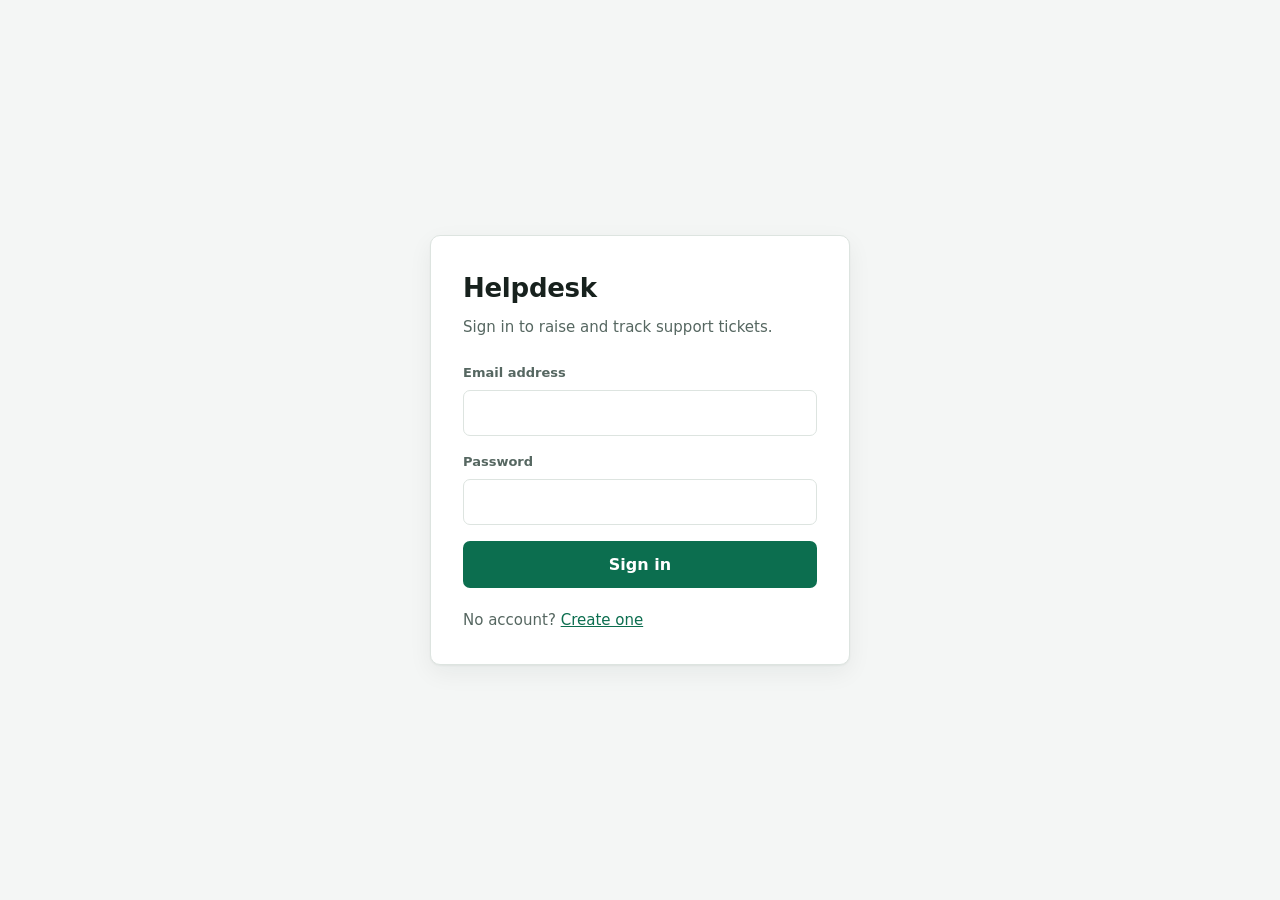
<file: frontend/index.html>
<!doctype html>
<html lang="en">
<head>
  <meta charset="utf-8">
  <meta name="viewport" content="width=device-width, initial-scale=1">
  <title>Sign in - Helpdesk</title>
  <link rel="stylesheet" href="css/styles.css">
</head>
<body>
  <main class="auth-shell">
    <div class="auth-card">
      <h1>Helpdesk</h1>
      <p class="sub">Sign in to raise and track support tickets.</p>

      <p class="error" id="error" hidden></p>

      <form id="login-form">
        <div class="field">
          <label for="email">Email address</label>
          <input type="email" id="email" name="email" required autocomplete="email">
        </div>

        <div class="field">
          <label for="password">Password</label>
          <input type="password" id="password" name="password" required autocomplete="current-password">
        </div>

        <button type="submit" class="full" id="submit">Sign in</button>
      </form>

      <p class="sub" style="margin-top:20px;margin-bottom:0">
        No account? <a href="register.html">Create one</a>
      </p>
    </div>
  </main>

  <!-- type="module" enables import/export and is what lets us split the JS
       into files without a build step. -->
  <script type="module" src="js/login.js"></script>
</body>
</html>
</file>
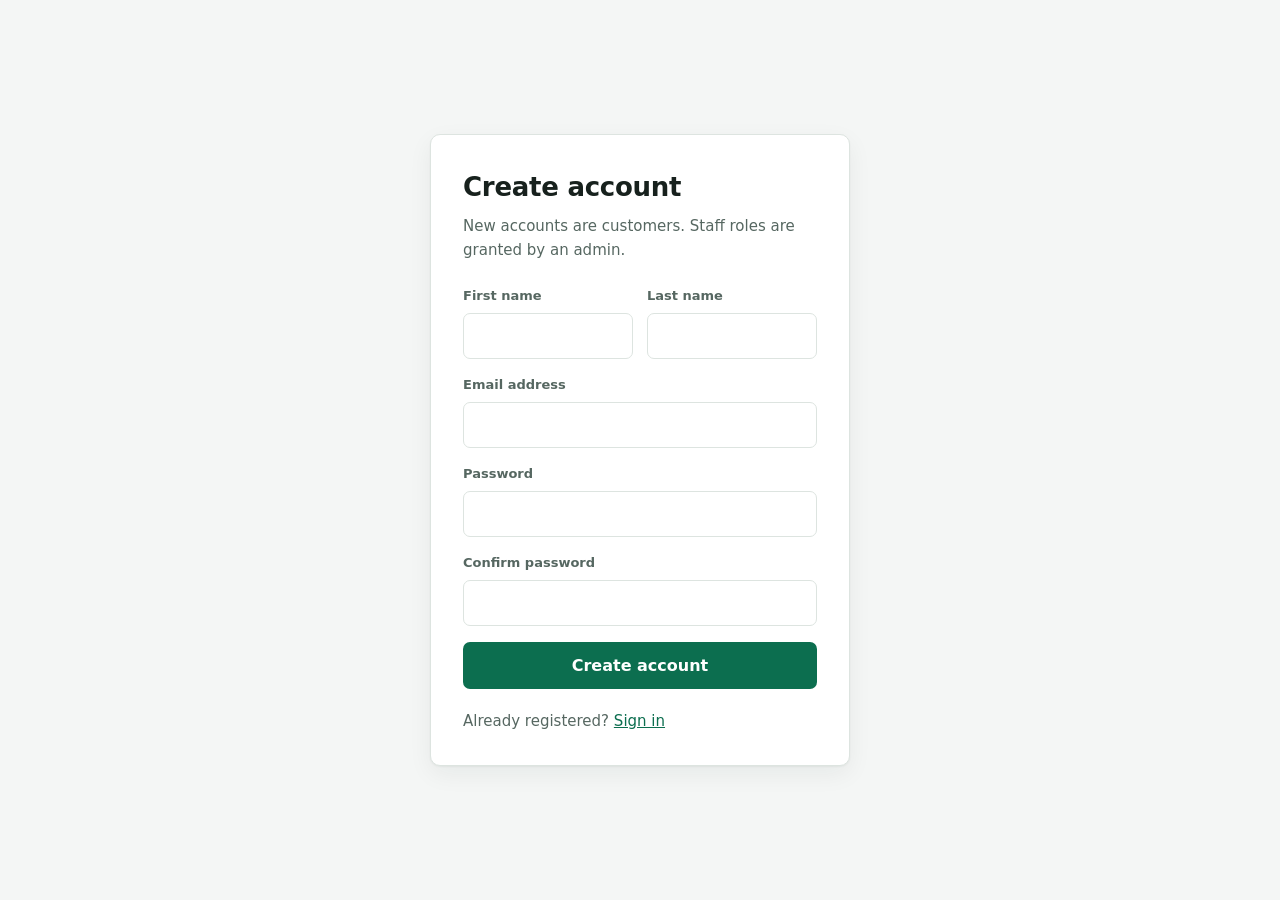
<file: frontend/register.html>
<!doctype html>
<html lang="en">
<head>
  <meta charset="utf-8">
  <meta name="viewport" content="width=device-width, initial-scale=1">
  <title>Create account - Helpdesk</title>
  <link rel="stylesheet" href="css/styles.css">
</head>
<body>
  <main class="auth-shell">
    <div class="auth-card">
      <h1>Create account</h1>
      <p class="sub">New accounts are customers. Staff roles are granted by an admin.</p>

      <p class="error" id="error" hidden></p>
      <p class="ok" id="success" hidden></p>

      <form id="register-form">
        <div class="row">
          <div class="field">
            <label for="first_name">First name</label>
            <input type="text" id="first_name" name="first_name" autocomplete="given-name">
          </div>
          <div class="field">
            <label for="last_name">Last name</label>
            <input type="text" id="last_name" name="last_name" autocomplete="family-name">
          </div>
        </div>

        <div class="field">
          <label for="email">Email address</label>
          <input type="email" id="email" name="email" required autocomplete="email">
        </div>

        <div class="field">
          <label for="password">Password</label>
          <input type="password" id="password" name="password" required autocomplete="new-password">
        </div>

        <div class="field">
          <label for="password_confirm">Confirm password</label>
          <input type="password" id="password_confirm" name="password_confirm" required autocomplete="new-password">
        </div>

        <button type="submit" class="full" id="submit">Create account</button>
      </form>

      <p class="sub" style="margin-top:20px;margin-bottom:0">
        Already registered? <a href="index.html">Sign in</a>
      </p>
    </div>
  </main>

  <script type="module" src="js/register.js"></script>
</body>
</html>
</file>
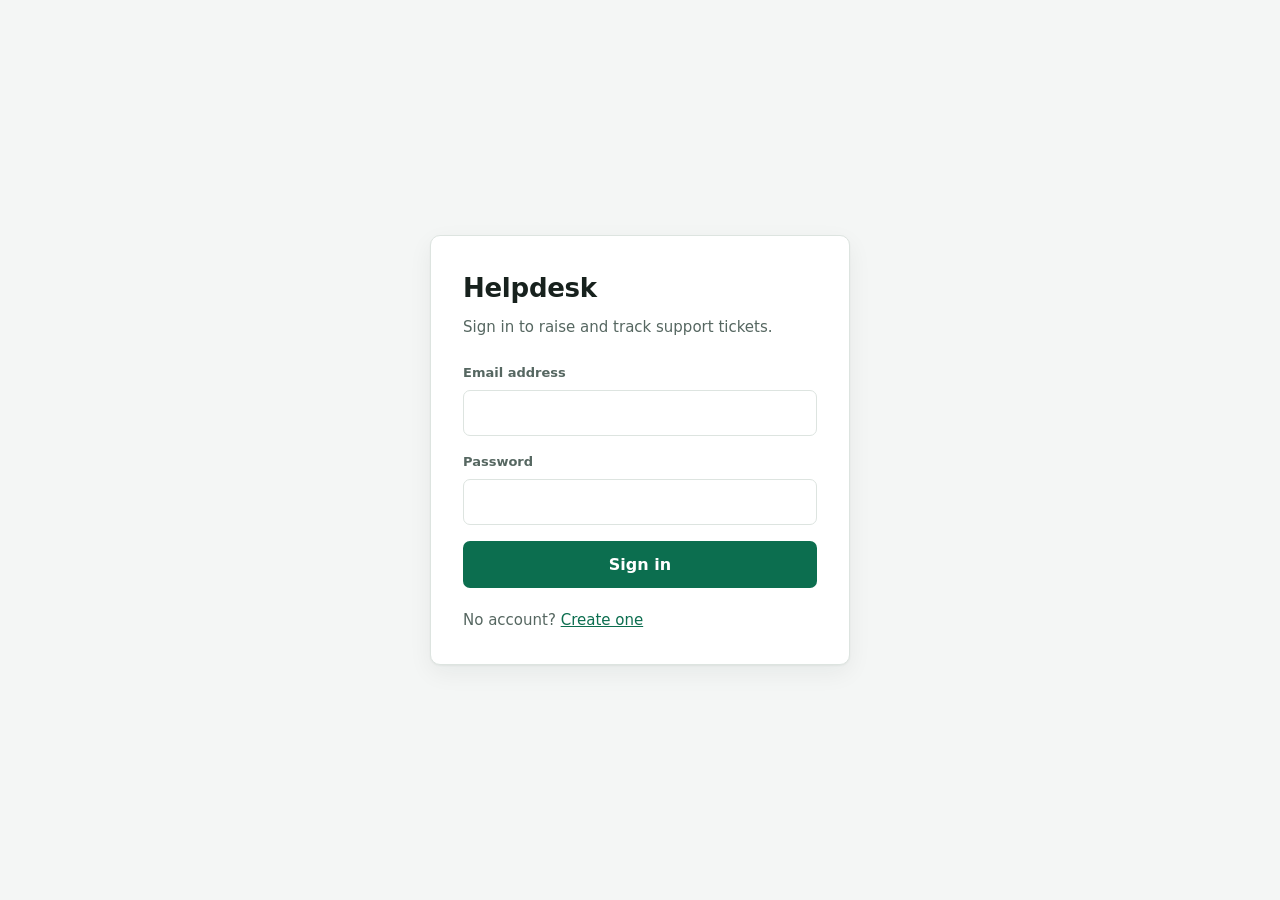
<file: frontend/ticket.html>
<!doctype html>
<html lang="en">
<head>
  <meta charset="utf-8">
  <meta name="viewport" content="width=device-width, initial-scale=1">
  <title>Ticket - Helpdesk</title>
  <link rel="stylesheet" href="css/styles.css">
</head>
<body>
  <header class="topbar">
    <div class="brand">Help<span>desk</span></div>
    <div class="whoami" id="whoami"></div>
    <button class="secondary" id="logout">Sign out</button>
  </header>

  <main class="container">
    <a class="back-link" href="tickets.html">&larr; All tickets</a>

    <p class="error" id="error" hidden></p>

    <section class="panel" id="detail" hidden>
      <div class="detail-head">
        <h2 id="title"></h2>
        <span class="badge" id="status-badge"></span>
        <span class="badge overdue" id="overdue-badge" hidden>Overdue</span>
      </div>

      <p id="description" style="white-space:pre-wrap;color:var(--ink-soft)"></p>

      <dl class="meta-grid">
        <div><dt>Raised by</dt><dd id="created-by"></dd></div>
        <div><dt>Assigned to</dt><dd id="assigned-to"></dd></div>
        <div><dt>Priority</dt><dd id="priority"></dd></div>
        <div><dt>Created</dt><dd id="created-at"></dd></div>
        <div><dt>SLA due</dt><dd id="sla-due"></dd></div>
      </dl>

      <!-- Staff-only controls, revealed by js/ticket.js -->
      <div id="staff-controls" hidden>
        <div class="row">
          <div class="field">
            <label for="set-status">Change status</label>
            <select id="set-status">
              <option value="OPEN">Open</option>
              <option value="IN_PROGRESS">In Progress</option>
              <option value="RESOLVED">Resolved</option>
              <option value="CLOSED">Closed</option>
            </select>
          </div>
          <div class="field">
            <label for="set-priority">Change priority</label>
            <select id="set-priority">
              <option value="LOW">Low</option>
              <option value="MEDIUM">Medium</option>
              <option value="HIGH">High</option>
              <option value="URGENT">Urgent</option>
            </select>
          </div>
        </div>
        <div class="actions">
          <button id="save-changes">Save changes</button>
          <button class="danger" id="delete-ticket" hidden>Delete ticket</button>
        </div>
      </div>
    </section>

    <section class="panel">
      <h2>Conversation</h2>
      <div id="comments"></div>

      <form id="comment-form" style="margin-top:18px">
        <div class="field">
          <label for="body">Add a reply</label>
          <textarea id="body" name="body" required placeholder="Type your message"></textarea>
        </div>

        <div class="checkbox-row" id="internal-row" hidden>
          <input type="checkbox" id="is_internal" name="is_internal">
          <label for="is_internal">Internal note (hidden from the customer)</label>
        </div>

        <button type="submit" id="comment-submit">Post reply</button>
      </form>
    </section>

    <section class="panel">
      <h2>History</h2>
      <ul class="timeline" id="history"></ul>
    </section>
  </main>

  <script type="module" src="js/ticket.js"></script>
</body>
</html>
</file>
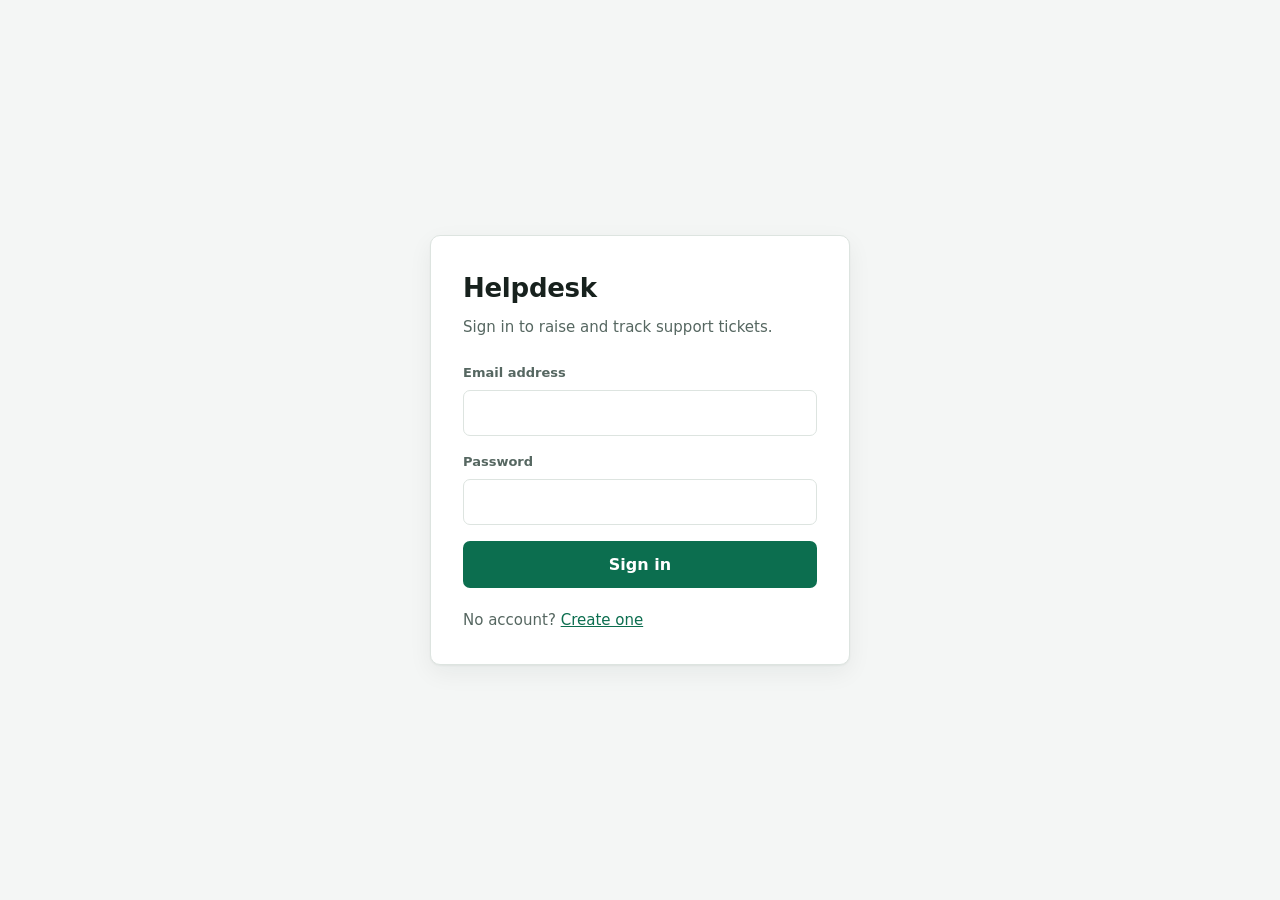
<file: frontend/tickets.html>
<!doctype html>
<html lang="en">
<head>
  <meta charset="utf-8">
  <meta name="viewport" content="width=device-width, initial-scale=1">
  <title>Tickets - Helpdesk</title>
  <link rel="stylesheet" href="css/styles.css">
</head>
<body>
  <header class="topbar">
    <div class="brand">Help<span>desk</span></div>
    <div class="whoami" id="whoami"></div>
    <button class="secondary" id="logout">Sign out</button>
  </header>

  <main class="container">
    <p class="error" id="error" hidden></p>

    <section class="panel">
      <h2>Raise a ticket</h2>
      <form id="create-form">
        <div class="field">
          <label for="title">Title</label>
          <input type="text" id="title" name="title" required
                 placeholder="Short summary of the problem">
        </div>

        <div class="field">
          <label for="description">Description</label>
          <textarea id="description" name="description" required
                    placeholder="What happened, and what did you expect?"></textarea>
        </div>

        <!-- Only agents and admins may set priority, so this is hidden for
             customers by js/tickets.js. -->
        <div class="field" id="priority-field" hidden>
          <label for="priority">Priority</label>
          <select id="priority" name="priority">
            <option value="LOW">Low</option>
            <option value="MEDIUM" selected>Medium</option>
            <option value="HIGH">High</option>
            <option value="URGENT">Urgent</option>
          </select>
        </div>

        <button type="submit" id="create-submit">Create ticket</button>
      </form>
    </section>

    <div class="toolbar">
      <div class="field">
        <label for="filter-status">Status</label>
        <select id="filter-status">
          <option value="">All</option>
          <option value="OPEN">Open</option>
          <option value="IN_PROGRESS">In Progress</option>
          <option value="RESOLVED">Resolved</option>
          <option value="CLOSED">Closed</option>
        </select>
      </div>

      <div class="field">
        <label for="filter-priority">Priority</label>
        <select id="filter-priority">
          <option value="">All</option>
          <option value="LOW">Low</option>
          <option value="MEDIUM">Medium</option>
          <option value="HIGH">High</option>
          <option value="URGENT">Urgent</option>
        </select>
      </div>

      <div class="field" style="flex:2 1 220px">
        <label for="filter-search">Search</label>
        <input type="search" id="filter-search" placeholder="Title, description, or requester">
      </div>

      <button class="secondary" id="clear-filters">Clear</button>
    </div>

    <p id="count" style="color:var(--ink-soft);font-size:14px"></p>
    <div class="ticket-list" id="list"></div>
  </main>

  <script type="module" src="js/tickets.js"></script>
</body>
</html>
</file>
<file: frontend/css/styles.css>
/* ---------- design tokens ---------- */

:root {
  --bg: #f4f6f5;
  --surface: #ffffff;
  --ink: #17211d;
  --ink-soft: #566761;
  --muted: #7b8c85;
  --rule: #dde4e0;
  --brand: #0c6e4f;
  --brand-soft: #e4f1ea;
  --danger: #a32f2f;
  --danger-soft: #fbeae8;
  --warn: #96570a;
  --warn-soft: #fdf0dc;
  --radius: 10px;
  --shadow: 0 1px 2px rgba(23, 33, 29, 0.05), 0 8px 24px rgba(23, 33, 29, 0.06);
}

* { box-sizing: border-box; }

/* The HTML `hidden` attribute sets display:none via the browser stylesheet,
   but ANY author rule that sets `display` overrides it - so .badge and
   .checkbox-row would still show. This restores hidden as the last word. */
[hidden] { display: none !important; }

body {
  margin: 0;
  background: var(--bg);
  color: var(--ink);
  font-family: "Segoe UI", system-ui, -apple-system, sans-serif;
  font-size: 16px;
  line-height: 1.6;
}

/* ---------- centred auth pages ---------- */

.auth-shell {
  min-height: 100vh;
  display: grid;
  place-items: center;
  padding: 24px;
}

.auth-card {
  background: var(--surface);
  border: 1px solid var(--rule);
  border-radius: var(--radius);
  box-shadow: var(--shadow);
  padding: 32px;
  width: 100%;
  max-width: 420px;
}

.auth-card h1 {
  margin: 0 0 6px;
  font-size: 26px;
  letter-spacing: -0.01em;
}

.auth-card .sub {
  margin: 0 0 24px;
  color: var(--ink-soft);
  font-size: 15px;
}

/* ---------- app chrome ---------- */

.topbar {
  background: var(--surface);
  border-bottom: 1px solid var(--rule);
  padding: 0 24px;
  display: flex;
  align-items: center;
  gap: 16px;
  height: 60px;
  position: sticky;
  top: 0;
  z-index: 10;
}

.topbar .brand {
  font-weight: 600;
  font-size: 17px;
  margin-right: auto;
}
.topbar .brand span { color: var(--brand); }

.whoami {
  font-size: 14px;
  color: var(--ink-soft);
  text-align: right;
  line-height: 1.3;
}
.whoami b { display: block; color: var(--ink); }

.container {
  max-width: 1080px;
  margin: 0 auto;
  padding: 28px 24px 80px;
}

/* ---------- forms ---------- */

label {
  display: block;
  font-size: 13px;
  font-weight: 600;
  color: var(--ink-soft);
  margin-bottom: 6px;
}

input, textarea, select {
  width: 100%;
  padding: 10px 12px;
  border: 1px solid var(--rule);
  border-radius: 7px;
  font: inherit;
  font-size: 15px;
  background: var(--surface);
  color: var(--ink);
}

input:focus, textarea:focus, select:focus {
  outline: 2px solid var(--brand);
  outline-offset: 1px;
  border-color: var(--brand);
}

textarea { min-height: 110px; resize: vertical; }

.field { margin-bottom: 16px; }

.row {
  display: grid;
  grid-template-columns: 1fr 1fr;
  gap: 14px;
}

@media (max-width: 560px) {
  .row { grid-template-columns: 1fr; }
}

/* ---------- buttons ---------- */

button {
  font: inherit;
  font-weight: 600;
  border-radius: 7px;
  border: 1px solid transparent;
  padding: 10px 16px;
  cursor: pointer;
  background: var(--brand);
  color: #fff;
}

button:hover { filter: brightness(1.08); }
button:disabled { opacity: 0.55; cursor: not-allowed; filter: none; }
button:focus-visible { outline: 2px solid var(--ink); outline-offset: 2px; }

button.secondary {
  background: var(--surface);
  color: var(--ink);
  border-color: var(--rule);
}

button.danger { background: var(--danger); }

button.full { width: 100%; }

.actions { display: flex; gap: 10px; flex-wrap: wrap; }

/* ---------- messages ---------- */

.error {
  background: var(--danger-soft);
  border: 1px solid var(--danger);
  color: var(--danger);
  border-radius: 7px;
  padding: 10px 12px;
  font-size: 14px;
  margin-bottom: 16px;
  white-space: pre-line;
}

.ok {
  background: var(--brand-soft);
  border: 1px solid var(--brand);
  color: var(--brand);
  border-radius: 7px;
  padding: 10px 12px;
  font-size: 14px;
  margin-bottom: 16px;
}

.empty {
  text-align: center;
  color: var(--muted);
  padding: 48px 20px;
  background: var(--surface);
  border: 1px dashed var(--rule);
  border-radius: var(--radius);
}

/* ---------- cards & filters ---------- */

.panel {
  background: var(--surface);
  border: 1px solid var(--rule);
  border-radius: var(--radius);
  box-shadow: var(--shadow);
  padding: 20px;
  margin-bottom: 20px;
}

.panel h2 {
  margin: 0 0 16px;
  font-size: 18px;
}

.toolbar {
  display: flex;
  gap: 10px;
  flex-wrap: wrap;
  align-items: flex-end;
  margin-bottom: 20px;
}
.toolbar .field { margin-bottom: 0; flex: 1 1 150px; }

.ticket-list { display: grid; gap: 12px; }

.ticket {
  background: var(--surface);
  border: 1px solid var(--rule);
  border-left: 4px solid var(--rule);
  border-radius: var(--radius);
  padding: 16px 18px;
  cursor: pointer;
  display: block;
  width: 100%;
  text-align: left;
  color: inherit;
  font: inherit;
  font-weight: 400;
}

.ticket:hover { border-color: var(--brand); filter: none; }
.ticket.p-URGENT { border-left-color: var(--danger); }
.ticket.p-HIGH   { border-left-color: var(--warn); }
.ticket.p-MEDIUM { border-left-color: var(--brand); }
.ticket.p-LOW    { border-left-color: var(--rule); }

.ticket-head {
  display: flex;
  align-items: center;
  gap: 10px;
  flex-wrap: wrap;
  margin-bottom: 6px;
}

.ticket-title { font-weight: 600; font-size: 16px; }
.ticket-id { color: var(--muted); font-size: 13px; font-variant-numeric: tabular-nums; }

.ticket-meta {
  color: var(--ink-soft);
  font-size: 13.5px;
  display: flex;
  gap: 16px;
  flex-wrap: wrap;
}

/* ---------- badges ---------- */

.badge {
  display: inline-block;
  font-size: 11.5px;
  font-weight: 700;
  letter-spacing: 0.04em;
  text-transform: uppercase;
  padding: 3px 8px;
  border-radius: 999px;
  border: 1px solid transparent;
}

.badge.s-OPEN        { background: var(--brand-soft); color: var(--brand); }
.badge.s-IN_PROGRESS { background: var(--warn-soft); color: var(--warn); }
.badge.s-RESOLVED    { background: #e8eef8; color: #1a5a8a; }
.badge.s-CLOSED      { background: #ecefed; color: var(--muted); }
.badge.overdue       { background: var(--danger-soft); color: var(--danger); }

/* ---------- detail view ---------- */

.detail-head {
  display: flex;
  gap: 12px;
  align-items: flex-start;
  flex-wrap: wrap;
  margin-bottom: 8px;
}
.detail-head h2 { margin: 0; font-size: 22px; flex: 1 1 300px; }

.meta-grid {
  display: grid;
  grid-template-columns: repeat(auto-fit, minmax(160px, 1fr));
  gap: 14px;
  padding: 16px 0;
  border-top: 1px solid var(--rule);
  border-bottom: 1px solid var(--rule);
  margin: 16px 0;
}
.meta-grid dt {
  font-size: 12px;
  text-transform: uppercase;
  letter-spacing: 0.05em;
  color: var(--muted);
  margin-bottom: 2px;
}
.meta-grid dd { margin: 0; font-size: 14.5px; }

.comment {
  border: 1px solid var(--rule);
  border-radius: 8px;
  padding: 12px 14px;
  margin-bottom: 10px;
  background: var(--surface);
}
.comment.internal {
  background: var(--warn-soft);
  border-color: var(--warn);
}
.comment-head {
  display: flex;
  gap: 10px;
  align-items: center;
  flex-wrap: wrap;
  font-size: 13px;
  color: var(--ink-soft);
  margin-bottom: 6px;
}
.comment-head b { color: var(--ink); }
.comment-body { white-space: pre-wrap; }

.timeline { list-style: none; padding: 0; margin: 0; font-size: 14px; }
.timeline li {
  padding: 8px 0;
  border-bottom: 1px solid var(--rule);
  color: var(--ink-soft);
}
.timeline li:last-child { border-bottom: 0; }

.checkbox-row {
  display: flex;
  align-items: center;
  gap: 8px;
  margin-bottom: 14px;
}
.checkbox-row input { width: auto; }
.checkbox-row label { margin: 0; }

a { color: var(--brand); }

.back-link {
  display: inline-block;
  margin-bottom: 16px;
  font-size: 14px;
  text-decoration: none;
}
.back-link:hover { text-decoration: underline; }
</file>
